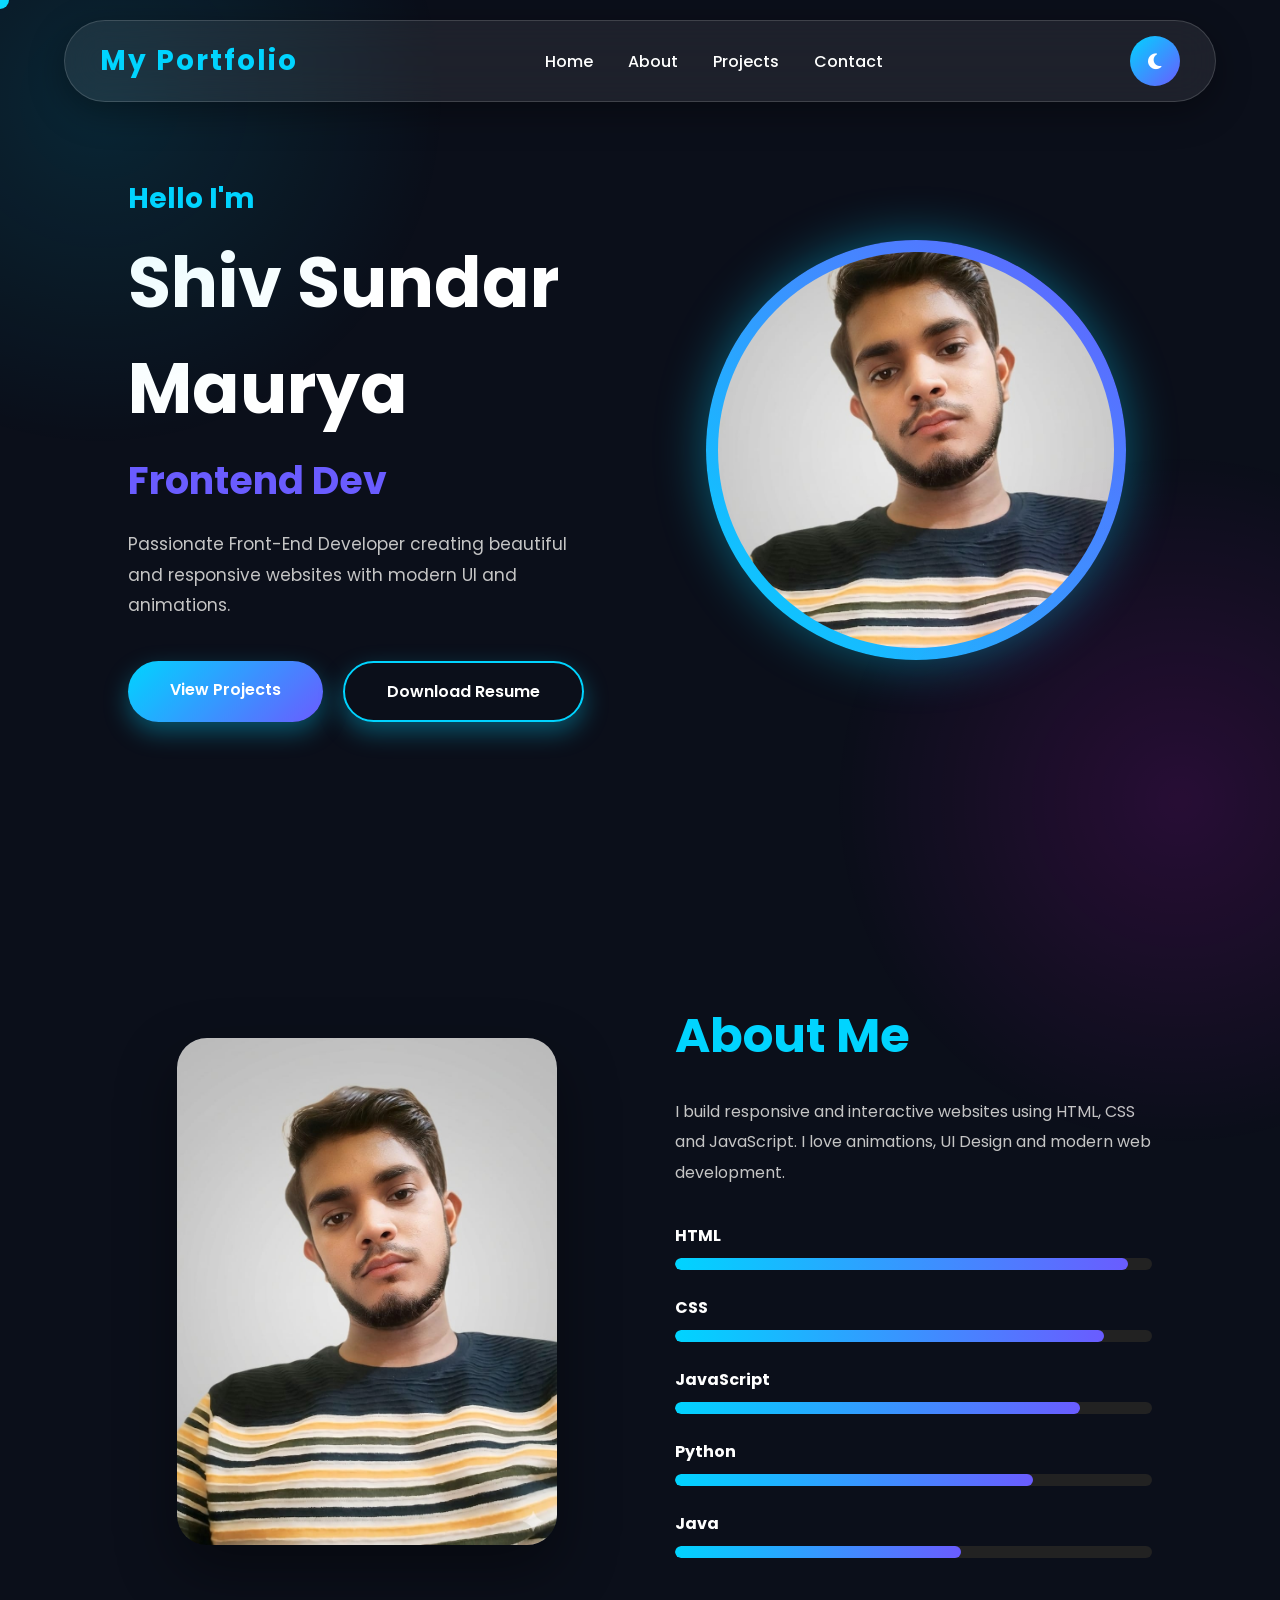
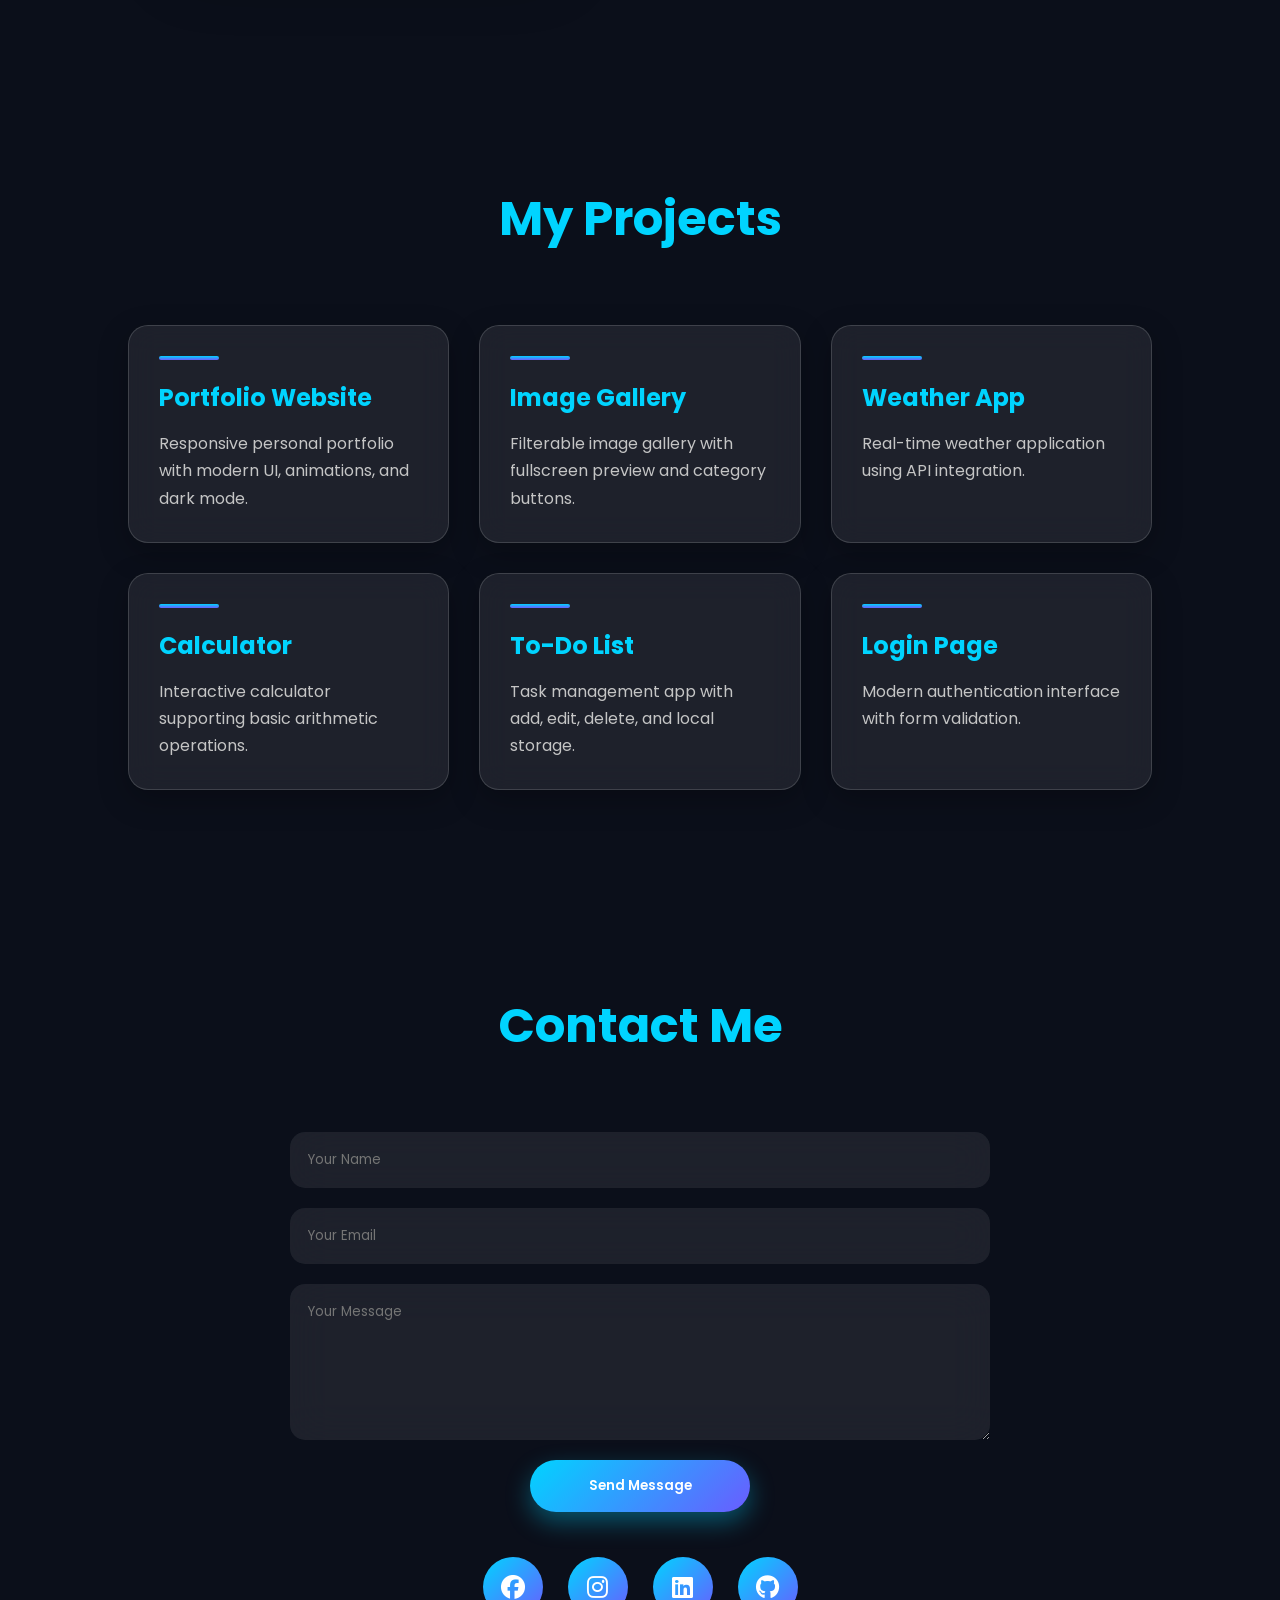
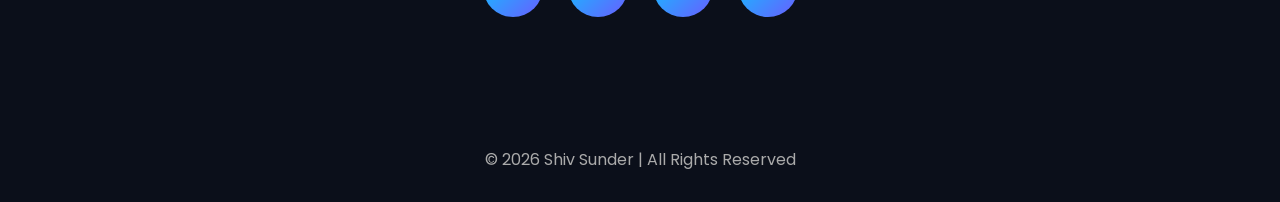
<file: index.html>
<!DOCTYPE html>
<html lang="en">

<head>

    <meta charset="UTF-8">
    <meta name="viewport" content="width=device-width, initial-scale=1.0">

    <title>My Portfolio</title>

    <!-- CSS -->
    <link rel="stylesheet" href="style.css">

    <!-- Font Awesome -->
    <link rel="stylesheet"
        href="https://cdnjs.cloudflare.com/ajax/libs/font-awesome/6.5.2/css/all.min.css">

</head>

<body>

    <!--================ PRELOADER ================-->

    <div id="loader">
        <div class="spinner"></div>
    </div>

    <!--================ CURSOR ================-->

    <div class="cursor"></div>

    <!--================ NAVBAR ================-->

    <header>

        <nav class="navbar">

            <div class="logo">
                My Portfolio
            </div>

            <ul class="nav-links">

                <li><a href="#home">Home</a></li>

                <li><a href="#about">About</a></li>

                <li><a href="#projects">Projects</a></li>

                <li><a href="#contact">Contact</a></li>

            </ul>

            <button id="themeBtn">
                <i class="fa-solid fa-moon"></i>
            </button>

            <div class="menu-btn">
                <i class="fa-solid fa-bars"></i>
            </div>

        </nav>

    </header>

    <!--================ HERO ================-->

    <section id="home" class="hero">

        <div class="hero-left">

            <h3>Hello I'm</h3>

            <h1>Shiv Sundar Maurya</h1>

            <h2>
                <span id="typing"></span>
            </h2>

            <p>

                Passionate Front-End Developer creating beautiful and responsive websites with modern UI and animations.

            </p>

            <div class="hero-buttons">

                <a href="#projects" class="btn">
                    View Projects
                </a>

                <a href="resume.pdf" download class="btn outline">

                    Download Resume

                </a>

            </div>

        </div>

        <div class="hero-right">

            <div class="image-box">

                <img src="profile.jpg.jpeg" alt="Profile">

            </div>

        </div>

    </section>

    <!--================ ABOUT ================-->

    <section id="about">

        <div class="about-image">

            <img src="profile.jpg.jpeg" alt="Profile">

        </div>

        <div class="about-content">

            <h2>About Me</h2>

            <p>

                I build responsive and interactive websites using HTML, CSS and JavaScript.

                I love animations, UI Design and modern web development.

            </p>

            <div class="skills">

                <div class="skill">

                    <h4>HTML</h4>

                    <div class="bar">

                        <span style="width:95%"></span>

                    </div>

                </div>

                <div class="skill">

                    <h4>CSS</h4>

                    <div class="bar">

                        <span style="width:90%"></span>

                    </div>

                </div>

                <div class="skill">

                    <h4>JavaScript</h4>

                    <div class="bar">

                        <span style="width:85%"></span>

                    </div>

                </div>

                <div class="skill">

                    <h4>Python</h4>

                    <div class="bar">

                        <span style="width:75%"></span>

                    </div>

            </div>

            <div class="skill">

                    <h4>Java</h4>

                    <div class="bar">

                        <span style="width:60%"></span>

                    </div>

        </div>

    </section>

  <!--================ PROJECTS ================-->

<section id="projects">

    <h2 class="title">My Projects</h2>

    <div class="project-container">

        <div class="project-card">
            <h3>Portfolio Website</h3>
            <p>Responsive personal portfolio with modern UI, animations, and dark mode.</p>
        </div>

        <div class="project-card">
            <h3>Image Gallery</h3>
            <p>Filterable image gallery with fullscreen preview and category buttons.</p>
        </div>

        <div class="project-card">
            <h3>Weather App</h3>
            <p>Real-time weather application using API integration.</p>
        </div>

        <div class="project-card">
            <h3>Calculator</h3>
            <p>Interactive calculator supporting basic arithmetic operations.</p>
        </div>

        <div class="project-card">
            <h3>To-Do List</h3>
            <p>Task management app with add, edit, delete, and local storage.</p>
        </div>

        <div class="project-card">
            <h3>Login Page</h3>
            <p>Modern authentication interface with form validation.</p>
        </div>

    </div>

</section>

    <!--================ CONTACT ================-->

    <section id="contact">

        <h2 class="title">

            Contact Me

        </h2>

        <form>

            <input type="text" placeholder="Your Name">

            <input type="email" placeholder="Your Email">

            <textarea rows="6" placeholder="Your Message"></textarea>

            <button class="btn">

                Send Message

            </button>

        </form>

        <div class="social">

            <a href="#"><i class="fab fa-facebook"></i></a>

            <a href="#"><i class="fab fa-instagram"></i></a>

            <a href="#"><i class="fab fa-linkedin"></i></a>

            <a href="#"><i class="fab fa-github"></i></a>

        </div>

    </section>

    <!--================ FOOTER ================-->

    <footer>

        © 2026 Shiv Sunder | All Rights Reserved

    </footer>

    <!-- Scroll Button -->

    <button id="topBtn">

        <i class="fa-solid fa-arrow-up"></i>

    </button>

    <script src="script.js"></script>

</body>

</html>
</file>
<file: style.css>
/*==================================================
GOOGLE FONTS
==================================================*/

@import url('https://fonts.googleapis.com/css2?family=Poppins:wght@300;400;500;600;700;800&display=swap');

/*==================================================
ROOT VARIABLES
==================================================*/

:root{

--bg:#0b0f1a;
--bg2:#131b2d;
--card:rgba(255,255,255,.08);
--text:#ffffff;
--para:#c5c5c5;
--primary:#00d4ff;
--secondary:#6a5cff;
--shadow:0 10px 35px rgba(0,0,0,.4);
--glass:blur(20px);

}

/*==================================================
LIGHT MODE
==================================================*/

body.light{

--bg:#f7f7f7;
--bg2:#ffffff;
--card:rgba(255,255,255,.8);
--text:#111;
--para:#555;

}

/*==================================================
RESET
==================================================*/

*{
margin:0;
padding:0;
box-sizing:border-box;
font-family:'Poppins',sans-serif;
}

html{
scroll-behavior:smooth;
}

body{

background:var(--bg);
color:var(--text);
overflow-x:hidden;
transition:.4s;

}

/*==================================================
SCROLLBAR
==================================================*/

::-webkit-scrollbar{
width:10px;
}

::-webkit-scrollbar-track{
background:#111;
}

::-webkit-scrollbar-thumb{

background:linear-gradient(var(--primary),var(--secondary));
border-radius:50px;

}

/*==================================================
BACKGROUND
==================================================*/

body::before{

content:'';
position:fixed;
width:700px;
height:700px;
background:radial-gradient(circle,var(--primary),transparent 70%);
top:-250px;
left:-250px;
opacity:.12;
animation:move1 12s infinite alternate;

}

body::after{

content:'';
position:fixed;
width:700px;
height:700px;
background:radial-gradient(circle,#ff00ff,transparent 70%);
bottom:-250px;
right:-250px;
opacity:.12;
animation:move2 12s infinite alternate;

}

@keyframes move1{

0%{transform:translate(0,0);}
100%{transform:translate(120px,80px);}

}

@keyframes move2{

0%{transform:translate(0,0);}
100%{transform:translate(-120px,-80px);}

}

/*==================================================
PRELOADER
==================================================*/

#loader{

position:fixed;
width:100%;
height:100%;
background:#000;
display:flex;
justify-content:center;
align-items:center;
z-index:9999;

}

.spinner{

width:70px;
height:70px;
border:7px solid rgba(255,255,255,.15);
border-top:7px solid var(--primary);
border-radius:50%;
animation:spin 1s linear infinite;

}

@keyframes spin{

100%{
transform:rotate(360deg);
}

}

/*==================================================
CURSOR
==================================================*/

.cursor{

position:fixed;
width:18px;
height:18px;
border-radius:50%;
background:var(--primary);
pointer-events:none;
mix-blend-mode:screen;
transform:translate(-50%,-50%);
transition:.08s;
z-index:99999;

}

/*==================================================
NAVBAR
==================================================*/

header{

position:fixed;
top:0;
width:100%;
z-index:1000;

}

.navbar{

width:90%;
margin:20px auto;
padding:15px 35px;

display:flex;
justify-content:space-between;
align-items:center;

background:rgba(255,255,255,.08);

backdrop-filter:blur(20px);

border:1px solid rgba(255,255,255,.15);

border-radius:60px;

box-shadow:var(--shadow);

transition:.4s;

}

.logo{

font-size:28px;
font-weight:700;
letter-spacing:2px;
color:var(--primary);

}

.nav-links{

display:flex;
list-style:none;
gap:35px;

}

.nav-links a{

text-decoration:none;
color:var(--text);

font-weight:500;

position:relative;

transition:.35s;

}

.nav-links a::after{

content:'';

position:absolute;

left:0;
bottom:-8px;

width:0;
height:3px;

background:linear-gradient(90deg,var(--primary),var(--secondary));

transition:.4s;

border-radius:50px;

}

.nav-links a:hover::after{

width:100%;

}

.nav-links a:hover{

color:var(--primary);

}

.menu-btn{

display:none;
font-size:30px;
cursor:pointer;

}

#themeBtn{

width:50px;
height:50px;

border:none;

border-radius:50%;

background:linear-gradient(135deg,var(--primary),var(--secondary));

color:#fff;

cursor:pointer;

font-size:18px;

transition:.4s;

}

#themeBtn:hover{

transform:rotate(360deg) scale(1.1);

box-shadow:0 0 25px var(--primary);

}

/*==================================================
HERO SECTION
==================================================*/

.hero{

min-height:100vh;

display:flex;

justify-content:space-between;

align-items:center;

padding:120px 10%;

gap:80px;

}

.hero-left{

flex:1;

animation:fadeLeft 1s;

}

.hero-left h3{

font-size:28px;

color:var(--primary);

margin-bottom:10px;

}

.hero-left h1{

font-size:70px;

margin-bottom:10px;

}

.hero-left h2{

font-size:38px;

margin-bottom:20px;

color:var(--secondary);

}

.hero-left p{

color:var(--para);

line-height:1.8;

margin-bottom:40px;

font-size:17px;

}

.hero-buttons{

display:flex;

gap:20px;

flex-wrap:wrap;

}

.btn{

padding:16px 42px;

text-decoration:none;

background:linear-gradient(135deg,var(--primary),var(--secondary));

color:white;

border:none;

border-radius:50px;

font-weight:600;

cursor:pointer;

transition:.4s;

box-shadow:0 10px 25px rgba(0,212,255,.35);

}

.btn:hover{

transform:translateY(-8px);

box-shadow:0 18px 40px rgba(0,212,255,.5);

}

.outline{

background:transparent;

border:2px solid var(--primary);

}

.outline:hover{

background:var(--primary);

color:#fff;

}

/*==================================================
PROFILE IMAGE
==================================================*/

.hero-right{

flex:1;

display:flex;

justify-content:center;

}

.image-box{

width:420px;
height:420px;

border-radius:50%;

padding:12px;

background:linear-gradient(45deg,var(--primary),var(--secondary));

animation:float 5s ease-in-out infinite;

box-shadow:0 0 50px rgba(0,212,255,.4);

}

.image-box img{

width:100%;
height:100%;
border-radius:50%;
object-fit:cover;
display:block;

}

@keyframes float{

0%,100%{

transform:translateY(0);

}

50%{

transform:translateY(-25px);

}

}

@keyframes fadeLeft{

from{

opacity:0;

transform:translateX(-60px);

}

to{

opacity:1;

transform:translateX(0);

}

}




/*==================================================
ABOUT SECTION
==================================================*/

#about{
    display:flex;
    justify-content:space-between;
    align-items:center;
    gap:70px;
    padding:100px 10%;
    flex-wrap:wrap;
}

.about-image{
    flex:1;
    display:flex;
    justify-content:center;
}

.about-image img{
    width:380px;
    border-radius:30px;
    box-shadow:0 25px 60px rgba(0,0,0,.4);
    transition:.5s;
}

.about-image img:hover{
    transform:scale(1.05) rotate(-2deg);
}

.about-content{
    flex:1;
}

.about-content h2{
    font-size:48px;
    margin-bottom:25px;
    color:var(--primary);
}

.about-content p{
    line-height:1.9;
    color:var(--para);
    margin-bottom:35px;
}

/*==================================================
SKILLS
==================================================*/

.skill{
    margin-bottom:25px;
}

.skill h4{
    margin-bottom:10px;
}

.bar{
    width:100%;
    height:12px;
    background:#222;
    border-radius:50px;
    overflow:hidden;
}

.bar span{
    display:block;
    height:100%;
    border-radius:50px;
    background:linear-gradient(90deg,var(--primary),var(--secondary));
    animation:fillBar 2s ease;
}

@keyframes fillBar{
    from{
        width:0;
    }
}

/*==================================================
SECTION TITLE
==================================================*/

.title{
    text-align:center;
    font-size:48px;
    margin-bottom:70px;
    color:var(--primary);
}

/*==================================================
PROJECTS
==================================================*/

#projects{
    padding:100px 8%;
}

.project-container{
    display:grid;
    grid-template-columns:repeat(auto-fit,minmax(320px,1fr));
    gap:35px;
}

.card{
    position:relative;
    overflow:hidden;
    border-radius:25px;
    cursor:pointer;
    transition:.5s;
    background:var(--card);
    backdrop-filter:blur(20px);
}

.card img{
    width:100%;
    display:block;
    transition:.6s;
}

.card:hover img{
    transform:scale(1.15);
}

.overlay{
    position:absolute;
    inset:0;
    background:rgba(0,0,0,.7);
    display:flex;
    flex-direction:column;
    justify-content:center;
    align-items:center;
    color:white;
    opacity:0;
    transition:.5s;
}

.card:hover .overlay{
    opacity:1;
}

.overlay h3{
    font-size:28px;
    margin-bottom:10px;
}

.overlay p{
    color:#ddd;
}

.card:hover{
    transform:translateY(-12px);
    box-shadow:0 25px 50px rgba(0,212,255,.35);
}

/*==================================================
CONTACT
==================================================*/

#contact{
    padding:100px 10%;
}

form{
    max-width:700px;
    margin:auto;
    display:flex;
    flex-direction:column;
    gap:20px;
}

form input,
form textarea{
    width:100%;
    padding:18px;
    border:none;
    border-radius:15px;
    outline:none;
    background:var(--card);
    color:var(--text);
    backdrop-filter:blur(20px);
    transition:.4s;
}

form input:focus,
form textarea:focus{
    box-shadow:0 0 20px rgba(0,212,255,.4);
    transform:scale(1.02);
}

form button{
    width:220px;
    align-self:center;
}

/*==================================================
SOCIAL ICONS
==================================================*/

.social{
    display:flex;
    justify-content:center;
    gap:25px;
    margin-top:45px;
}

.social a{
    width:60px;
    height:60px;
    border-radius:50%;
    display:flex;
    justify-content:center;
    align-items:center;
    text-decoration:none;
    font-size:24px;
    color:white;
    background:linear-gradient(135deg,var(--primary),var(--secondary));
    transition:.4s;
}

.social a:hover{
    transform:translateY(-10px) rotate(360deg);
    box-shadow:0 0 30px var(--primary);
}

/*==================================================
FOOTER
==================================================*/

footer{
    text-align:center;
    padding:30px;
    color:#aaa;
}

/*==================================================
SCROLL TO TOP
==================================================*/

#topBtn{
    position:fixed;
    right:30px;
    bottom:30px;
    width:55px;
    height:55px;
    border:none;
    border-radius:50%;
    cursor:pointer;
    background:linear-gradient(135deg,var(--primary),var(--secondary));
    color:white;
    font-size:20px;
    display:none;
    transition:.4s;
    z-index:999;
}

#topBtn:hover{
    transform:translateY(-8px) scale(1.1);
    box-shadow:0 0 25px var(--primary);
}

/*==================================================
REVEAL ANIMATION
==================================================*/

.reveal{
    opacity:0;
    transform:translateY(80px);
    transition:1s;
}

.reveal.active{
    opacity:1;
    transform:translateY(0);
}

/*==================================================
RESPONSIVE
==================================================*/

@media(max-width:991px){

.hero{
    flex-direction:column-reverse;
    text-align:center;
    padding-top:150px;
}

#about{
    flex-direction:column;
}

.hero-left h1{
    font-size:52px;
}

.hero-left h2{
    font-size:30px;
}

.image-box{
    width:320px;
    height:320px;
}

.about-image img{
    width:320px;
}

.nav-links{
    position:fixed;
    top:90px;
    right:-100%;
    width:260px;
    height:calc(100vh - 90px);
    background:rgba(15,15,30,.95);
    backdrop-filter:blur(20px);
    display:flex;
    flex-direction:column;
    justify-content:flex-start;
    align-items:center;
    gap:40px;
    padding-top:60px;
    transition:.4s;
}

.nav-links.active{
    right:20px;
}

.menu-btn{
    display:block;
}

}

@media(max-width:768px){

.hero-left h1{
    font-size:42px;
}

.hero-left h2{
    font-size:24px;
}

.hero-buttons{
    justify-content:center;
}

.title{
    font-size:38px;
}

.about-content h2{
    font-size:38px;
}

.image-box{
    width:270px;
    height:270px;
}

.about-image img{
    width:260px;
}

}

@media(max-width:480px){

.navbar{
    padding:15px 20px;
}

.logo{
    font-size:22px;
}

.btn{
    width:100%;
    text-align:center;
}

.project-container{
    grid-template-columns:1fr;
}

.social{
    gap:15px;
}

.social a{
    width:50px;
    height:50px;
}

}



/*================ PROJECT SECTION ================*/

#projects{
    padding:100px 10%;
}

.project-container{
    display:grid;
    grid-template-columns:repeat(auto-fit,minmax(320px,1fr));
    gap:30px;
}

.project-card{

    background:rgba(255,255,255,0.08);
    backdrop-filter:blur(15px);
    border:1px solid rgba(255,255,255,0.15);

    border-radius:20px;
    padding:30px;

    transition:.4s;
    cursor:pointer;

    box-shadow:0 10px 30px rgba(0,0,0,.25);

}

.project-card h3{

    color:var(--primary);
    margin-bottom:15px;
    font-size:24px;

}

.project-card p{

    color:var(--para);
    line-height:1.7;

}

.project-card:hover{

    transform:translateY(-12px);

    background:linear-gradient(
        135deg,
        rgba(0,212,255,.15),
        rgba(106,92,255,.15)
    );

    box-shadow:0 20px 40px rgba(0,212,255,.35);

}

.project-card::before{

    content:"";
    display:block;
    width:60px;
    height:4px;
    background:linear-gradient(var(--primary),var(--secondary));
    border-radius:20px;
    margin-bottom:20px;

}
</file>
